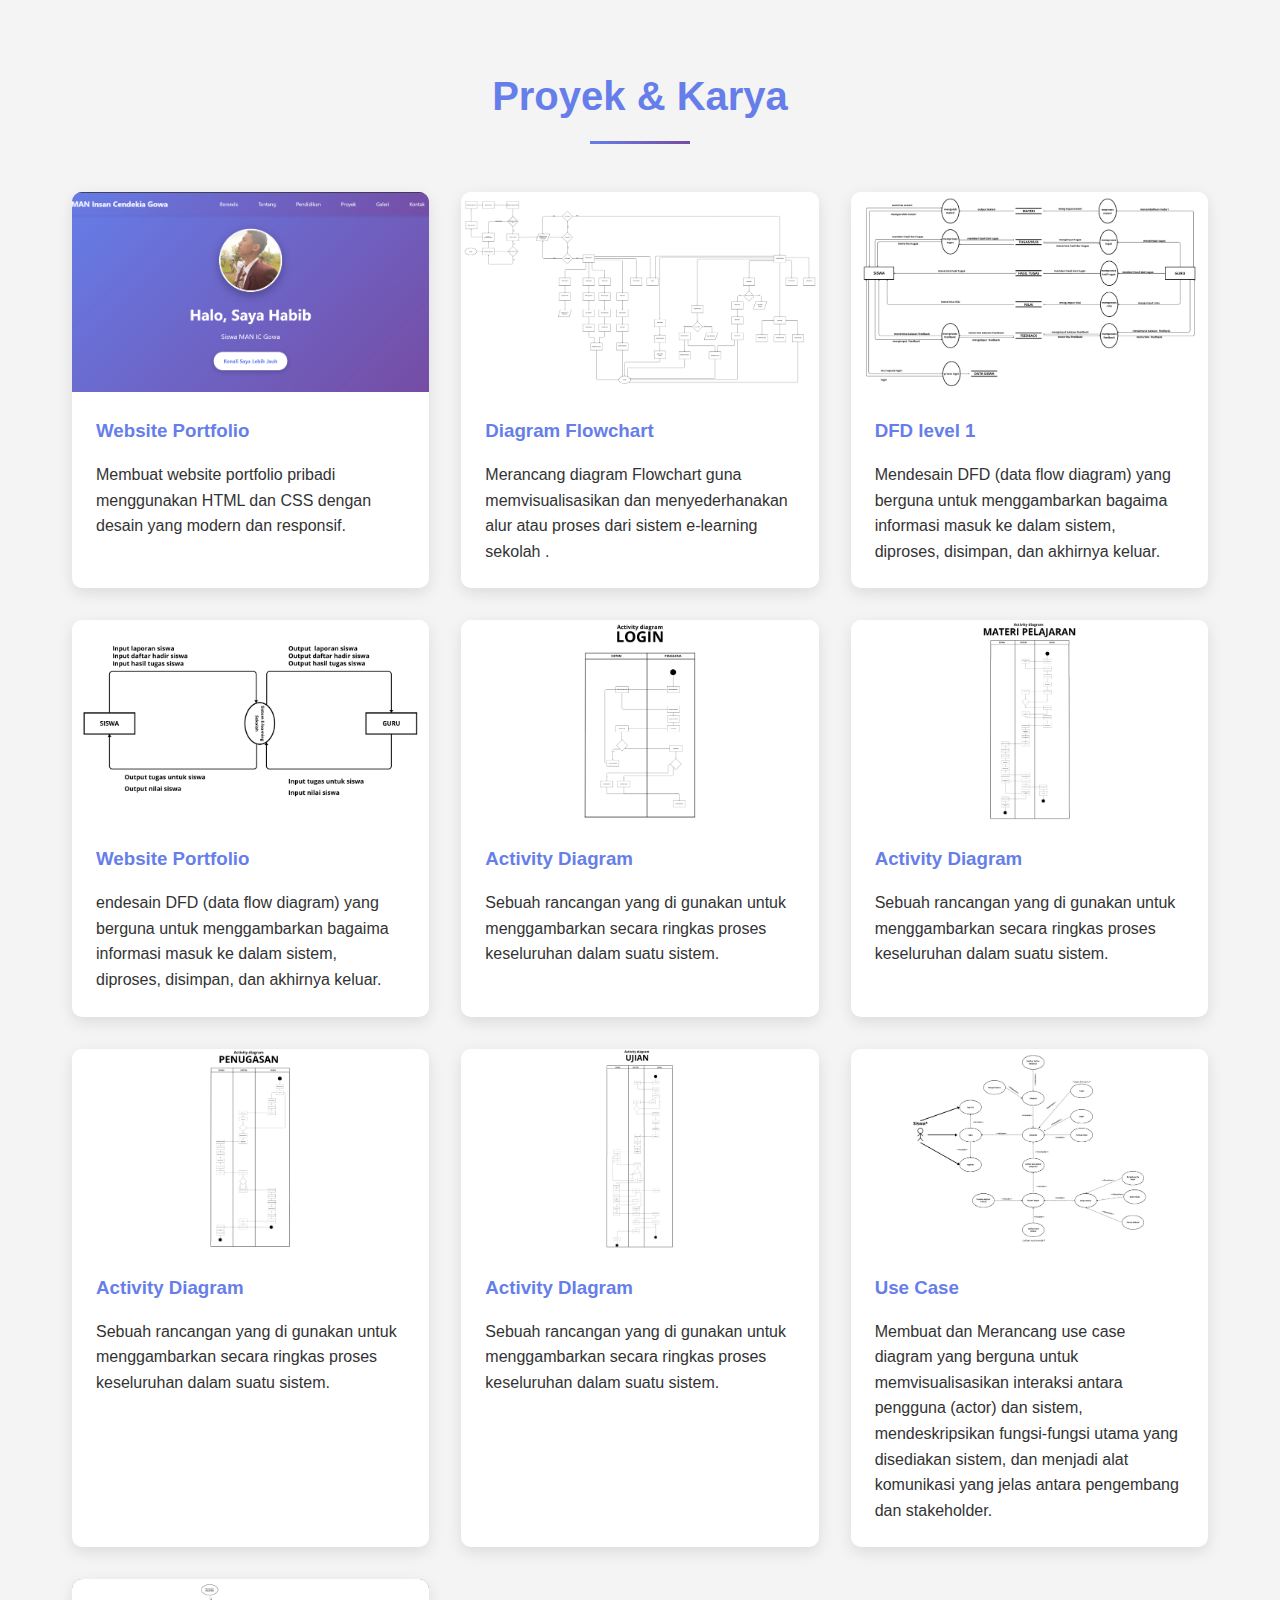
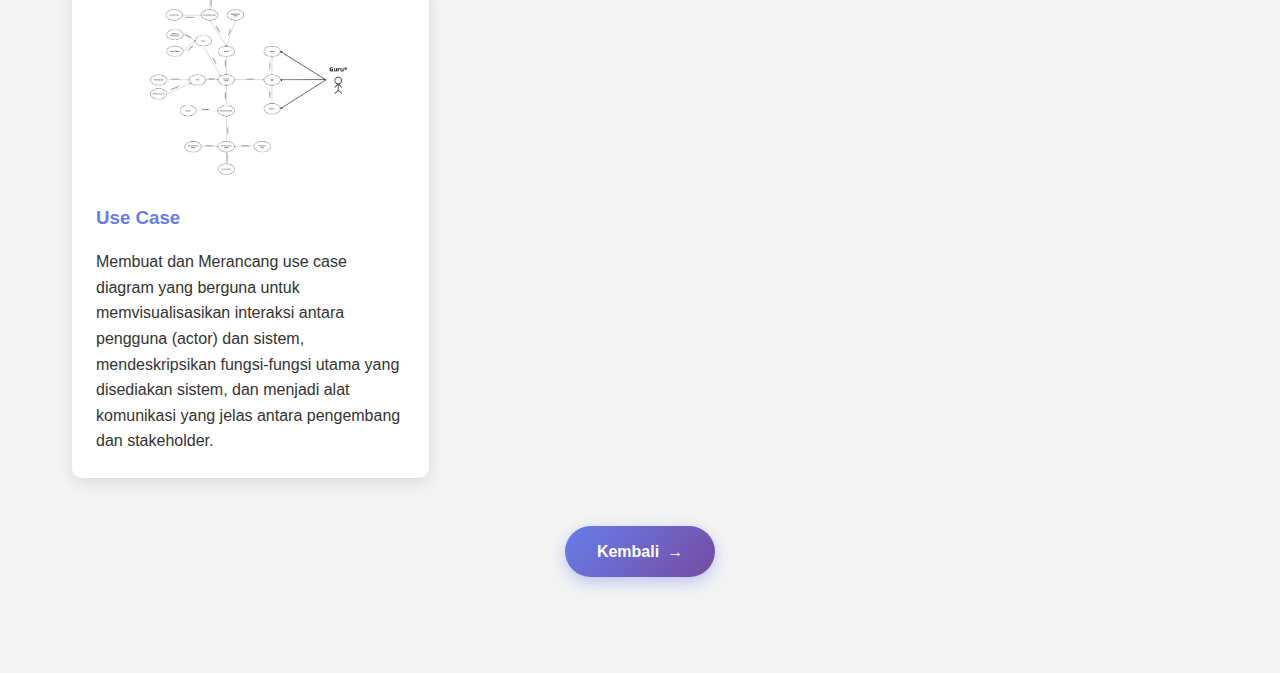
<file: Proyek dan karya.html>
<!DOCTYPE html>
<html lang="en">

<head>
    <meta charset="UTF-8">
    <meta name="viewport" content="width=device-width, initial-scale=1.0">
    <title>Proyek dan Karya</title>
    <link rel="stylesheet" href="tes2.css">
</head>

<body>
    <section id="projects">
        <h2 class="section-title">Proyek & Karya</h2>
        <div class="projects-grid">
            <div class="project-card">
                <div class="project-img"><img src="Cuplikan layar 2025-11-15 171120.png"></div>
                <div class="project-content">
                    <h3>Website Portfolio</h3>
                    <p>Membuat website portfolio pribadi menggunakan HTML dan CSS dengan desain yang modern dan
                        responsif.</p>
                </div>
            </div>
            <div class="project-card">
                <div class="project-img"><img src="T1_04_APLIKASI E-LEARNING SEKOLAH.png"></div>
                <div class="project-content">
                    <h3>Diagram Flowchart</h3>
                    <p>Merancang diagram Flowchart guna memvisualisasikan dan menyederhanakan alur atau proses dari
                        sistem e-learning sekolah .
                    </p>
                </div>
            </div>
            <div class="project-card">
                <div class="project-img"><img src="DFD Level 1.png"></div>
                <div class="project-content">
                    <h3>DFD level 1</h3>
                    <p>Mendesain DFD (data flow diagram) yang berguna untuk menggambarkan bagaima informasi masuk ke
                        dalam sistem, diproses, disimpan, dan akhirnya keluar.</p>
                </div>
            </div>
            <div class="project-card">
                <div class="project-img"><img src="DFD Level 0.png"></div>
                <div class="project-content">
                    <h3>Website Portfolio</h3>
                    <p>endesain DFD (data flow diagram) yang berguna untuk menggambarkan bagaima informasi masuk ke
                        dalam sistem, diproses, disimpan, dan akhirnya keluar.</p>
                </div>
            </div>
            <div class="project-card">
                <div class="project-img"><img src="Activity diagram LOGIN.png"></div>
                <div class="project-content">
                    <h3>Activity Diagram</h3>
                    <p>Sebuah rancangan yang di gunakan untuk menggambarkan secara ringkas proses keseluruhan dalam
                        suatu sistem.
                    </p>
                </div>
            </div>
            <div class="project-card">
                <div class="project-img"><img src="Activity diagram MATERI PELAJARAN.png"></div>
                <div class="project-content">
                    <h3>Activity Diagram</h3>
                    <p>Sebuah rancangan yang di gunakan untuk menggambarkan secara ringkas proses keseluruhan dalam
                        suatu sistem.</p>
                </div>
            </div>
            <div class="project-card">
                <div class="project-img"><img src="Activity diagram PENUGASAN.png"></div>
                <div class="project-content">
                    <h3>Activity Diagram</h3>
                    <p>Sebuah rancangan yang di gunakan untuk menggambarkan secara ringkas proses keseluruhan dalam
                        suatu sistem.</p>
                </div>
            </div>
            <div class="project-card">
                <div class="project-img"><img src="Activity diagram UJIAN.png"></div>
                <div class="project-content">
                    <h3>Activity DIagram</h3>
                    <p>Sebuah rancangan yang di gunakan untuk menggambarkan secara ringkas proses keseluruhan dalam
                        suatu sistem.
                    </p>
                </div>
            </div>
            <div class="project-card">
                <div class="project-img"><img src="T3_04_APLIKASI E-LEARNING SEKOLAH (1).jpg"></div>
                <div class="project-content">
                    <h3>Use Case</h3>
                    <p>Membuat dan Merancang use case diagram yang berguna untuk memvisualisasikan interaksi antara
                        pengguna (actor) dan sistem, mendeskripsikan fungsi-fungsi utama yang disediakan sistem, dan
                        menjadi alat komunikasi yang jelas antara pengembang dan stakeholder.</p>
                </div>
            </div>
            <div class="project-card">
                <div class="project-img"><img src="T3_04_APLIKASI E-LEARNING SEKOLAH (2).jpg"></div>
                <div class="project-content">
                    <h3>Use Case</h3>
                    <p>Membuat dan Merancang use case diagram yang berguna untuk memvisualisasikan interaksi antara
                        pengguna (actor) dan sistem, mendeskripsikan fungsi-fungsi utama yang disediakan sistem, dan
                        menjadi alat komunikasi yang jelas antara pengembang dan stakeholder.</p>
                </div>
            </div>
        </div>
         <!--tombol balik-->
            <div class="view-more-container">
                <p><a href="index.html" class="view-more-btn">Kembali</a></p>
            </div>
</body>


</html>
</file>
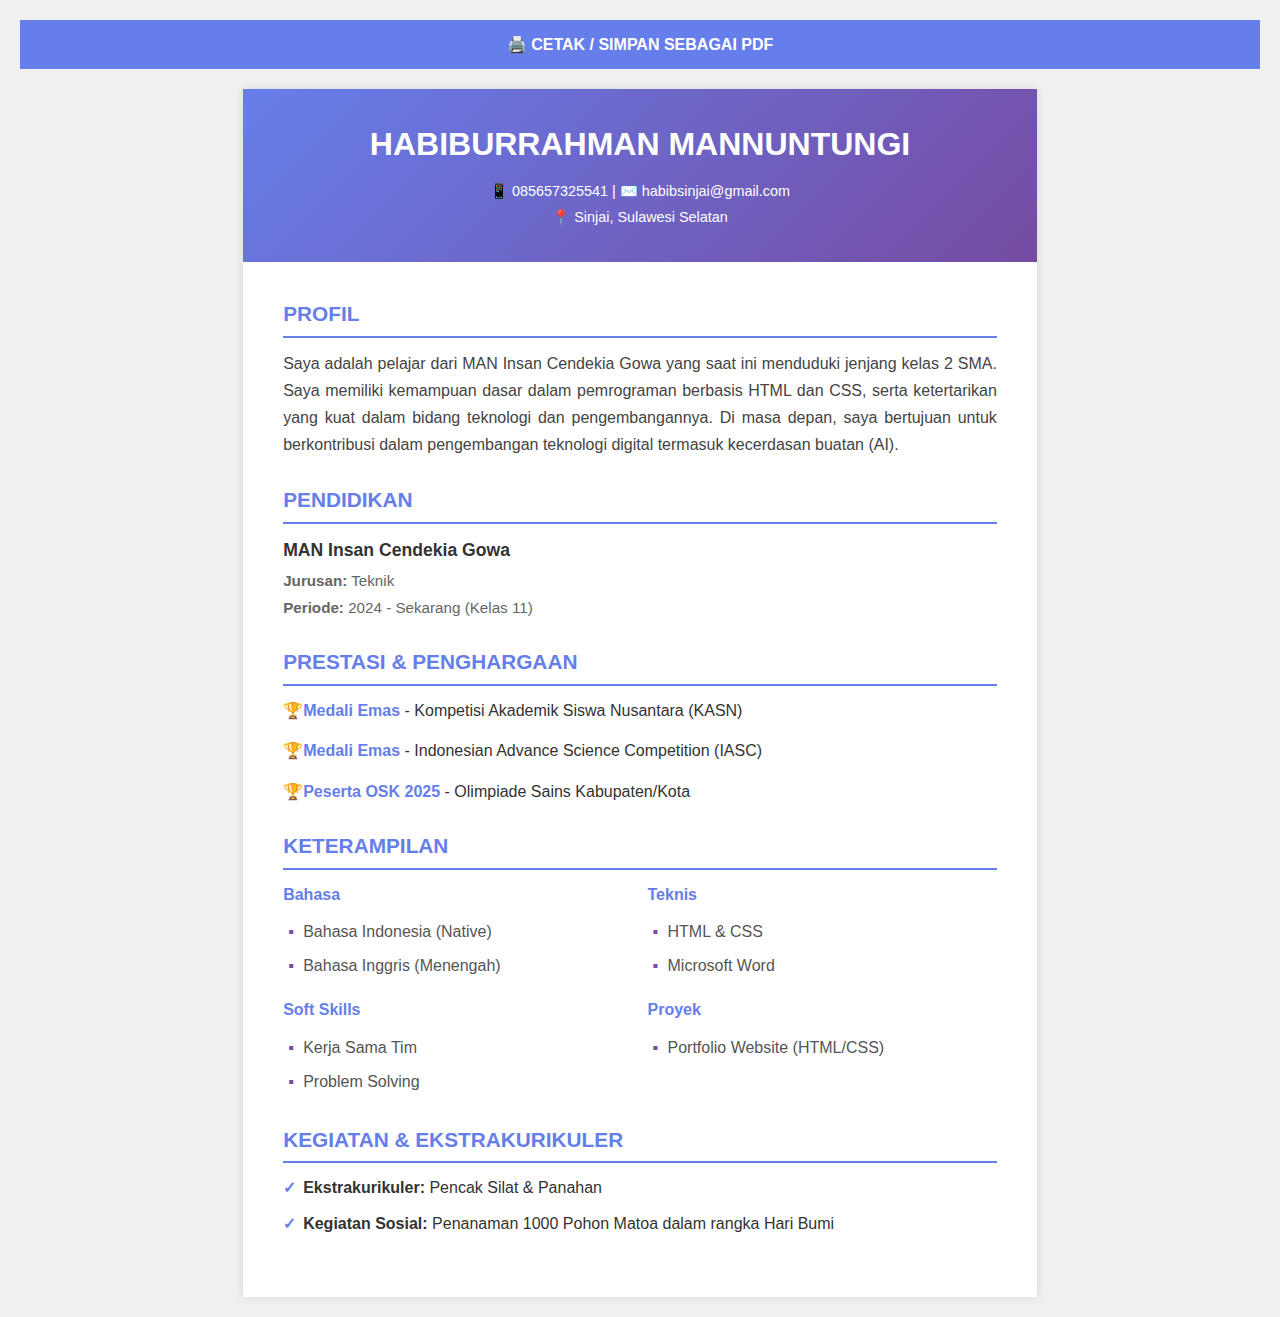
<file: Resume.html>
<!DOCTYPE html>
<html lang="id">

<head>
    <meta charset="UTF-8">
    <meta name="viewport" content="width=device-width, initial-scale=1.0">
    <title>Resume - Habiburrahman Mannuntungi</title>
    <style>
        @media print {
            body {
                margin: 0;
                padding: 0;
            }

            .container {
                box-shadow: none;
                page-break-after: avoid;
            }

            .print-button {
                display: none;
            }
        }

        * {
            margin: 0;
            padding: 0;
            box-sizing: border-box;
        }

        body {
            font-family: 'Arial', sans-serif;
            line-height: 1.6;
            color: #333;
            background-color: #f0f0f0;
            padding: 20px;
        }

        .container {
            max-width: 210mm;
            margin: 0 auto;
            background-color: white;
            box-shadow: 0 0 10px rgba(0, 0, 0, 0.1);
            padding: 0;
        }

        .print-button {
            text-align: center;
            padding: 15px;
            background-color: #667eea;
            color: white;
            cursor: pointer;
            font-weight: bold;
            border: none;
            width: 100%;
            font-size: 16px;
            margin-bottom: 20px;
        }

        .print-button:hover {
            background-color: #5568d3;
        }

        .header {
            background: linear-gradient(135deg, #667eea 0%, #764ba2 100%);
            color: white;
            padding: 30px 40px;
            text-align: center;
        }

        .header h1 {
            font-size: 2em;
            margin-bottom: 8px;
            font-weight: 700;
        }

        .contact-info {
            margin-top: 10px;
            font-size: 0.9em;
        }

        .contact-info p {
            margin: 3px 0;
        }

        .content {
            padding: 35px 40px;
        }

        .section {
            margin-bottom: 25px;
        }

        .section-title {
            color: #667eea;
            font-size: 1.3em;
            font-weight: 700;
            margin-bottom: 12px;
            padding-bottom: 5px;
            border-bottom: 2px solid #667eea;
            text-transform: uppercase;
        }

        .profile-text {
            text-align: justify;
            line-height: 1.7;
            color: #444;
        }

        .education-item,
        .achievement-item,
        .activity-item {
            margin-bottom: 15px;
        }

        .education-item h3 {
            color: #333;
            font-size: 1.1em;
            margin-bottom: 5px;
        }

        .education-details {
            color: #666;
            font-size: 0.95em;
            margin-left: 0;
        }

        .education-details li {
            list-style: none;
            margin-bottom: 3px;
        }

        .achievement-item {
            padding-left: 20px;
            position: relative;
        }

        .achievement-item:before {
            content: "🏆";
            position: absolute;
            left: 0;
        }

        .achievement-item strong {
            color: #667eea;
        }

        .skills-grid {
            display: grid;
            grid-template-columns: 1fr 1fr;
            gap: 15px;
        }

        .skill-category h4 {
            color: #667eea;
            font-size: 1em;
            margin-bottom: 8px;
        }

        .skill-list {
            list-style: none;
            color: #555;
        }

        .skill-list li {
            padding: 4px 0;
            padding-left: 20px;
            position: relative;
        }

        .skill-list li:before {
            content: "▪";
            position: absolute;
            left: 5px;
            color: #764ba2;
        }

        .activity-item {
            margin-bottom: 10px;
            padding-left: 20px;
            position: relative;
        }

        .activity-item:before {
            content: "✓";
            position: absolute;
            left: 0;
            color: #667eea;
            font-weight: bold;
        }
    </style>
</head>

<body>
    <button class="print-button" onclick="window.print()">🖨️ CETAK / SIMPAN SEBAGAI PDF</button>

    <div class="container">
        <div class="header">
            <h1>HABIBURRAHMAN MANNUNTUNGI</h1>
            <div class="contact-info">
                <p>📱 085657325541 | ✉️ habibsinjai@gmail.com</p>
                <p>📍 Sinjai, Sulawesi Selatan</p>
            </div>
        </div>

        <div class="content">
            <div class="section">
                <h2 class="section-title">Profil</h2>
                <p class="profile-text">
                    Saya adalah pelajar dari MAN Insan Cendekia Gowa yang saat ini menduduki jenjang kelas 2 SMA.
                    Saya memiliki kemampuan dasar dalam pemrograman berbasis HTML dan CSS, serta ketertarikan yang
                    kuat dalam bidang teknologi dan pengembangannya. Di masa depan, saya bertujuan untuk berkontribusi
                    dalam pengembangan teknologi digital termasuk kecerdasan buatan (AI).
                </p>
            </div>

            <div class="section">
                <h2 class="section-title">Pendidikan</h2>
                <div class="education-item">
                    <h3>MAN Insan Cendekia Gowa</h3>
                    <ul class="education-details">
                        <li><strong>Jurusan:</strong> Teknik</li>
                        <li><strong>Periode:</strong> 2024 - Sekarang (Kelas 11)</li>
                    </ul>
                </div>
            </div>

            <div class="section">
                <h2 class="section-title">Prestasi & Penghargaan</h2>
                <div class="achievement-item">
                    <strong>Medali Emas</strong> - Kompetisi Akademik Siswa Nusantara (KASN)
                </div>
                <div class="achievement-item">
                    <strong>Medali Emas</strong> - Indonesian Advance Science Competition (IASC)
                </div>
                <div class="achievement-item">
                    <strong>Peserta OSK 2025</strong> - Olimpiade Sains Kabupaten/Kota
                </div>
            </div>

            <div class="section">
                <h2 class="section-title">Keterampilan</h2>
                <div class="skills-grid">
                    <div class="skill-category">
                        <h4>Bahasa</h4>
                        <ul class="skill-list">
                            <li>Bahasa Indonesia (Native)</li>
                            <li>Bahasa Inggris (Menengah)</li>
                        </ul>
                    </div>
                    <div class="skill-category">
                        <h4>Teknis</h4>
                        <ul class="skill-list">
                            <li>HTML & CSS</li>
                            <li>Microsoft Word</li>
                        </ul>
                    </div>
                    <div class="skill-category">
                        <h4>Soft Skills</h4>
                        <ul class="skill-list">
                            <li>Kerja Sama Tim</li>
                            <li>Problem Solving</li>
                        </ul>
                    </div>
                    <div class="skill-category">
                        <h4>Proyek</h4>
                        <ul class="skill-list">
                            <li>Portfolio Website (HTML/CSS)</li>
                        </ul>
                    </div>
                </div>
            </div>

            <div class="section">
                <h2 class="section-title">Kegiatan & Ekstrakurikuler</h2>
                <div class="activity-item">
                    <strong>Ekstrakurikuler:</strong> Pencak Silat & Panahan
                </div>
                <div class="activity-item">
                    <strong>Kegiatan Sosial:</strong> Penanaman 1000 Pohon Matoa dalam rangka Hari Bumi
                </div>
            </div>
        </div>
    </div>
</body>

</html>
</file>
<file: tes2.css>
* {
          margin: 0;
          padding: 0;
          box-sizing: border-box;
      }

      html {
          scroll-behavior: smooth;
      }

      body {
          font-family: 'Segoe UI', Tahoma, Geneva, Verdana, sans-serif;
          line-height: 1.6;
          color: #333;
          background-color: #f4f4f4;
      }

      header {
          background: linear-gradient(135deg, #667eea 0%, #764ba2 100%);
          color: white;
          padding: 1rem 0;
          position: fixed;
          width: 100%;
          top: 0;
          z-index: 1000;
          box-shadow: 0 2px 10px rgba(0, 0, 0, 0.1);
      }

      nav {
          display: flex;
          justify-content: space-between;
          align-items: center;
          max-width: 1200px;
          margin: 0 auto;
          padding: 0 2rem;
      }

      .logo {
          font-size: 1.5rem;
          font-weight: bold;
      }

      nav ul {
          display: flex;
          list-style: none;
          gap: 2rem;
      }

      nav a {
          color: white;
          text-decoration: none;
          transition: all 0.3s ease;
          padding: 0.5rem 1rem;
          border-radius: 5px;
      }

      nav a:hover {
          background-color: rgba(255, 255, 255, 0.2);
          transform: translateY(-2px);
      }

      main {
          margin-top: 70px;
      }

      section {
          padding: 4rem 2rem;
          max-width: 1200px;
          margin: 0 auto;
      }

      .hero {
          background: linear-gradient(135deg, #667eea 0%, #764ba2 100%);
          color: white;
          text-align: center;
          padding: 6rem 2rem;
          min-height: 100vh;
          display: flex;
          flex-direction: column;
          justify-content: center;
          align-items: center;
      }

      .profile-img {
          width: 200px;
          height: 200px;
          border-radius: 50%;
          border: 5px solid white;
          margin-bottom: 2rem;
          object-fit: cover;
          box-shadow: 0 10px 30px rgba(0, 0, 0, 0.3);
          transition: transform 0.3s ease;
      }

      .profile-img:hover {
          transform: scale(1.05);
      }

      .hero h1 {
          font-size: 3rem;
          margin-bottom: 1rem;
      }

      .hero p {
          font-size: 1.3rem;
          margin-bottom: 2rem;
      }

      .btn {
          display: inline-block;
          padding: 1rem 2rem;
          background-color: white;
          color: #667eea;
          text-decoration: none;
          border-radius: 50px;
          font-weight: bold;
          transition: all 0.3s ease;
          box-shadow: 0 5px 15px rgba(0, 0, 0, 0.2);
      }

      .btn:hover {
          transform: translateY(-3px);
          box-shadow: 0 8px 20px rgba(0, 0, 0, 0.3);
      }

      .section-title {
          font-size: 2.5rem;
          text-align: center;
          margin-bottom: 3rem;
          color: #667eea;
          position: relative;
          padding-bottom: 1rem;
      }

      .section-title::after {
          content: '';
          position: absolute;
          bottom: 0;
          left: 50%;
          transform: translateX(-50%);
          width: 100px;
          height: 3px;
          background: linear-gradient(135deg, #667eea 0%, #764ba2 100%);
      }

      .about-content {
          display: grid;
          grid-template-columns: 1fr 1fr;
          gap: 3rem;
          align-items: center;
      }

      .about-text {
          background: white;
          padding: 2rem;
          border-radius: 10px;
          box-shadow: 0 5px 15px rgba(0, 0, 0, 0.1);
      }

      .about-text h3 {
          color: #667eea;
          margin-bottom: 1rem;
      }

      .about-text p {
          margin-bottom: 1rem;
      }

      .about-info {
          background: white;
          padding: 2rem;
          border-radius: 10px;
          box-shadow: 0 5px 15px rgba(0, 0, 0, 0.1);
      }


      .info-item {
          display: grid;
          grid-template-columns: 180px auto 1fr;
          gap: 0.5rem;
          margin-bottom: 1rem;
          padding: 0.5rem 0;
          border-bottom: 1px solid #f0f0f0;
          align-items: flex-start;
      }

      .info-label {
          font-weight: bold;
          color: #667eea;
          text-align: right;
          padding-right: 1rem;
      }

      .info-colon {
          color: #667eea;
          font-weight: bold;
      }

      .timeline {
          position: relative;
          padding-left: 2rem;
      }

      .timeline-item {
          background: white;
          padding: 2rem;
          margin-bottom: 2rem;
          border-radius: 10px;
          box-shadow: 0 5px 15px rgba(0, 0, 0, 0.1);
          transition: transform 0.3s ease;
          position: relative;
      }

      .timeline-item:hover {
          transform: translateX(10px);
      }

      .timeline-item::before {
          content: '';
          position: absolute;
          left: -2rem;
          top: 50%;
          transform: translateY(-50%);
          width: 15px;
          height: 15px;
          background: #667eea;
          border-radius: 50%;
          border: 3px solid white;
          box-shadow: 0 0 0 3px #667eea;
      }

      .timeline-item h3 {
          color: #667eea;
          margin-bottom: 0.5rem;
      }

      .timeline-year {
          color: #888;
          font-style: italic;
          margin-bottom: 1rem;
      }

      .projects-grid {
          display: grid;
          grid-template-columns: repeat(auto-fit, minmax(300px, 1fr));
          gap: 2rem;
      }

      .project-card {
          background: white;
          border-radius: 10px;
          overflow: hidden;
          box-shadow: 0 5px 15px rgba(0, 0, 0, 0.1);
          transition: transform 0.3s ease;
      }

      .project-card:hover {
          transform: translateY(-10px);
          box-shadow: 0 10px 25px rgba(0, 0, 0, 0.2);
      }

      .project-img {
          width: 100%;
          height: 200px;
          background: linear-gradient(135deg, #667eea 0%, #764ba2 100%);
          display: flex;
          align-items: center;
          justify-content: center;
          color: white;
          font-size: 3rem;
          overflow: hidden;
          position: relative;
      }

      .project-img img {
          width: 100%;
          height: 100%;
          object-fit: cover;
          object-position: center;
      }

      .project-content {
          padding: 1.5rem;
      }

      .project-content h3 {
          color: #667eea;
          margin-bottom: 1rem;
      }

      /* Styling untuk tombol Lihat Lainnya */
      .view-more-container {
          text-align: center;
          margin-top: 3rem;
          padding-bottom: 2rem;
      }

      /* Lightbox styling */
      .lightbox {
          display: none;
          position: fixed;
          top: 0;
          left: 0;
          width: 100%;
          height: 100%;
          background-color: rgba(0, 0, 0, 0.9);
          z-index: 9999;
          justify-content: center;
          align-items: center;
          animation: fadeIn 0.3s ease;
      }

      .lightbox.active {
          display: flex;
      }

      .lightbox-content {
          max-width: 90%;
          max-height: 90%;
          object-fit: contain;
          border-radius: 10px;
          box-shadow: 0 10px 50px rgba(0, 0, 0, 0.5);
          animation: zoomIn 0.3s ease;
      }

      .lightbox-close {
          position: absolute;
          top: 20px;
          right: 40px;
          font-size: 3rem;
          color: white;
          cursor: pointer;
          transition: all 0.3s ease;
          font-weight: 300;
          line-height: 1;
          padding: 0 15px;
      }

      .lightbox-close:hover {
          color: #667eea;
          transform: scale(1.2);
      }

      .lightbox-prev,
      .lightbox-next {
          position: absolute;
          top: 50%;
          transform: translateY(-50%);
          font-size: 3rem;
          color: white;
          cursor: pointer;
          padding: 20px;
          transition: all 0.3s ease;
          user-select: none;
          background: rgba(0, 0, 0, 0.5);
          border-radius: 5px;
      }

      .lightbox-prev {
          left: 20px;
      }

      .lightbox-next {
          right: 20px;
      }

      .lightbox-prev:hover,
      .lightbox-next:hover {
          background: rgba(102, 126, 234, 0.8);
          transform: translateY(-50%) scale(1.1);
      }

      .view-more-btn {
          display: inline-flex;
          align-items: center;
          gap: 0.5rem;
          padding: 0.8rem 2rem;
          background: linear-gradient(135deg, #667eea 0%, #764ba2 100%);
          color: white;
          text-decoration: none;
          border-radius: 50px;
          font-weight: bold;
          font-size: 1rem;
          transition: all 0.3s ease;
          box-shadow: 0 5px 15px rgba(102, 126, 234, 0.4);
          border: none;
          cursor: pointer;
      }

      .view-more-btn:hover {
          transform: translateY(-3px);
          box-shadow: 0 8px 25px rgba(102, 126, 234, 0.5);
          background: linear-gradient(135deg, #764ba2 0%, #667eea 100%);
      }

      .view-more-btn:active {
          transform: translateY(-1px);
      }

      .view-more-btn::after {
          content: '→';
          transition: transform 0.3s ease;
      }

      .view-more-btn:hover::after {
          transform: translateX(5px);
      }


      .gallery-grid {
          display: grid;
          grid-template-columns: repeat(auto-fit, minmax(250px, 1fr));
          gap: 1.5rem;
      }

      .gallery-item {
          aspect-ratio: 1;
          background: linear-gradient(135deg, #667eea 0%, #764ba2 100%);
          border-radius: 10px;
          display: flex;
          align-items: center;
          justify-content: center;
          color: white;
          font-size: 2rem;
          transition: transform 0.3s ease;
          box-shadow: 0 5px 15px rgba(0, 0, 0, 0.1);
          overflow: hidden;
      }

      .gallery-item:hover {
          transform: scale(1.05);
      }

      .gallery-item img {
          width: 100%;
          height: 100%;
          object-fit: cover;
          object-position: center;
      }

      .gallery-item:hover {
          transform: scale(1.05);
      }

      .contact-container {
          display: grid;
          grid-template-columns: 1fr 1fr;
          gap: 3rem;
      }

      .contact-form {
          background: white;
          padding: 2rem;
          border-radius: 10px;
          box-shadow: 0 5px 15px rgba(0, 0, 0, 0.1);
      }

      .form-group {
          margin-bottom: 1.5rem;
      }

      .form-group label {
          display: block;
          margin-bottom: 0.5rem;
          color: #667eea;
          font-weight: bold;
      }

      .form-group input,
      .form-group textarea {
          width: 100%;
          padding: 0.8rem;
          border: 2px solid #e0e0e0;
          border-radius: 5px;
          font-family: inherit;
          transition: border-color 0.3s ease;
      }

      .form-group input:focus,
      .form-group textarea:focus {
          outline: none;
          border-color: #667eea;
      }

      .form-group textarea {
          resize: vertical;
          min-height: 120px;
      }

      .submit-btn {
          background: linear-gradient(135deg, #667eea 0%, #764ba2 100%);
          color: white;
          padding: 1rem 2rem;
          border: none;
          border-radius: 50px;
          font-size: 1rem;
          font-weight: bold;
          cursor: pointer;
          transition: transform 0.3s ease;
          box-shadow: 0 5px 15px rgba(0, 0, 0, 0.2);
      }

      .submit-btn:hover {
          transform: translateY(-3px);
          box-shadow: 0 8px 20px rgba(0, 0, 0, 0.3);
      }

      .social-links {
          background: white;
          padding: 2rem;
          border-radius: 10px;
          box-shadow: 0 5px 15px rgba(0, 0, 0, 0.1);
      }

      .social-links h3 {
          color: #667eea;
          margin-bottom: 1.5rem;
      }

      .social-item {
          display: flex;
          align-items: center;
          padding: 1rem;
          margin-bottom: 1rem;
          background: #f8f8f8;
          border-radius: 5px;
          text-decoration: none;
          color: #333;
          transition: all 0.3s ease;
      }

      .social-item:hover {
          background: #667eea;
          color: white;
          transform: translateX(10px);
      }

      .social-icon {
          font-size: 1.5rem;
          margin-right: 1rem;
      }

      footer {
          background: #333;
          color: white;
          text-align: center;
          padding: 2rem;
      }

      @media (max-width: 768px) {
          nav ul {
              flex-direction: column;
              gap: 1rem;
          }

          .hero h1 {
              font-size: 2rem;
          }

          .about-content,
          .contact-container {
              grid-template-columns: 1fr;
          }

          .projects-grid,
          .gallery-grid {
              grid-template-columns: 1fr;
          }
      }
</file>
